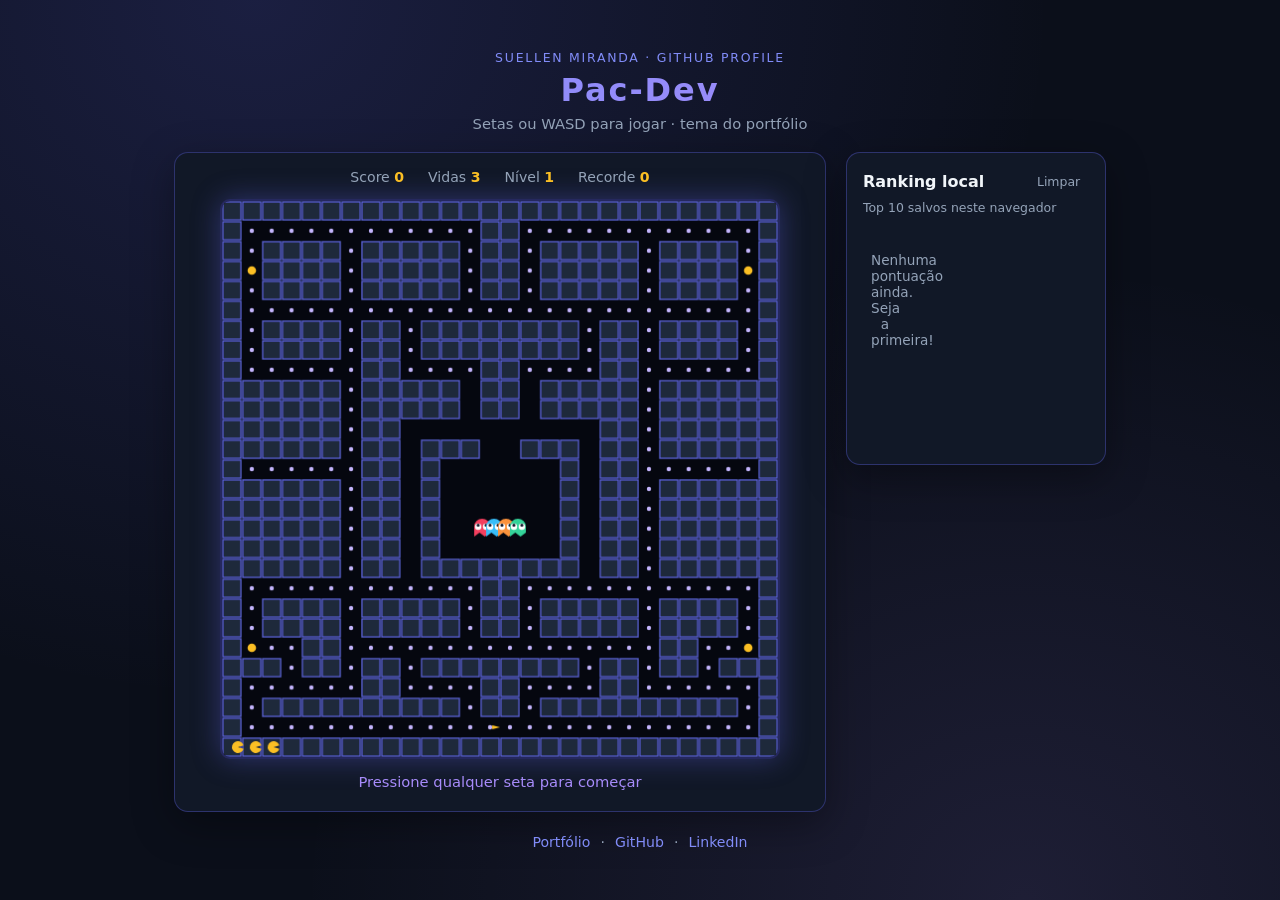
<file: docs/index.html>
<!DOCTYPE html>
<html lang="pt-BR">
<head>
  <meta charset="UTF-8" />
  <meta name="viewport" content="width=device-width, initial-scale=1.0" />
  <title>Suellen Miranda · GitHub Pages</title>
  <meta http-equiv="refresh" content="0; url=pacman/" />
  <style>
    body {
      margin: 0;
      min-height: 100vh;
      display: grid;
      place-items: center;
      font-family: system-ui, sans-serif;
      background: #0b0f1a;
      color: #94a3b8;
    }
    a { color: #818cf8; }
  </style>
</head>
<body>
  <p>Redirecionando para <a href="pacman/">Pac-Dev</a>...</p>
</body>
</html>
</file>
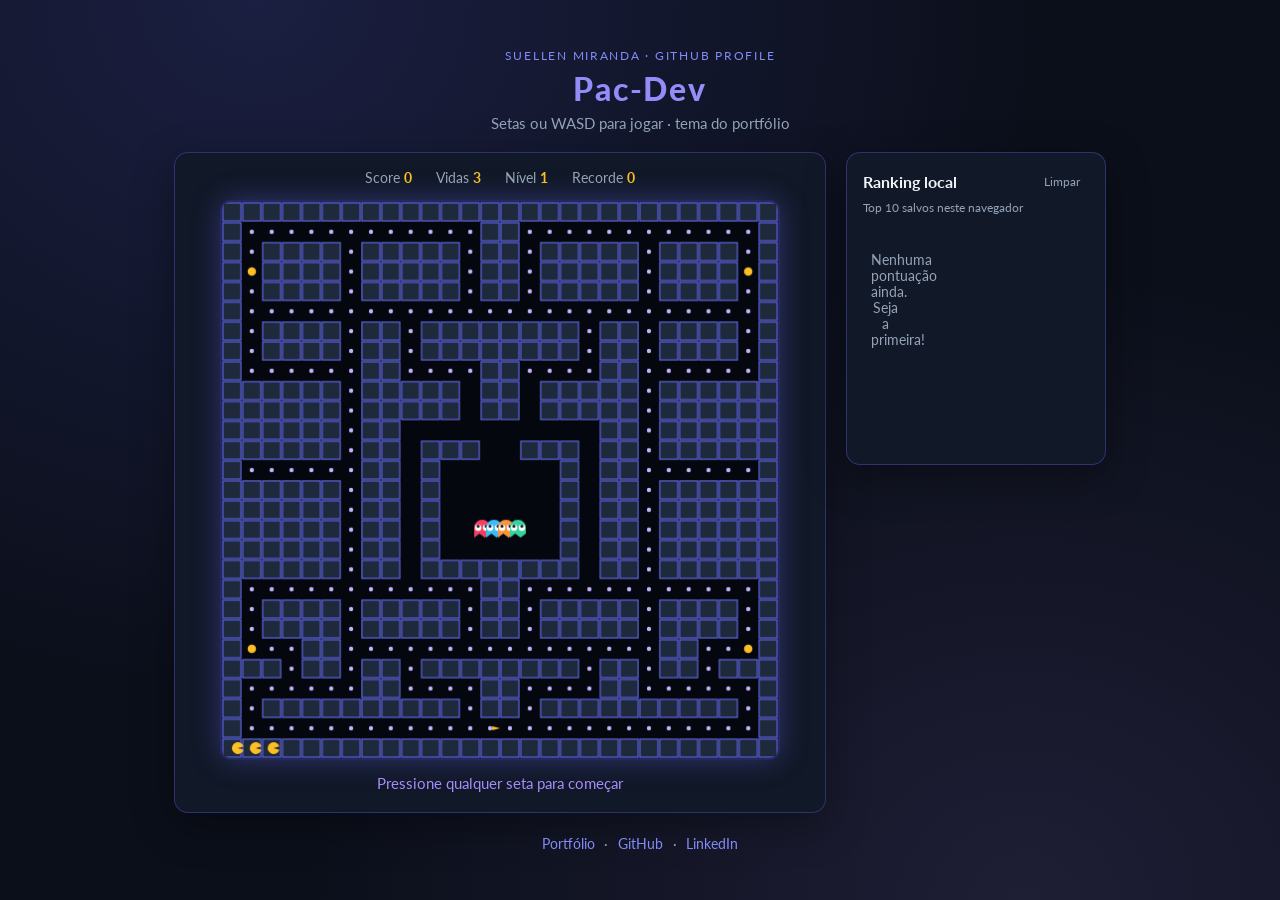
<file: docs/pacman/index.html>
<!DOCTYPE html>
<html lang="pt-BR">
<head>
  <meta charset="UTF-8" />
  <meta name="viewport" content="width=device-width, initial-scale=1.0, user-scalable=no" />
  <title>Pac-Dev · Suellen Miranda</title>
  <link rel="preconnect" href="https://fonts.googleapis.com" />
  <link rel="preconnect" href="https://fonts.gstatic.com" crossorigin />
  <link href="https://fonts.googleapis.com/css2?family=Lato:wght@400;700;900&display=swap" rel="stylesheet" />
  <link rel="stylesheet" href="style.css" />
</head>
<body>
  <div class="wrap">
    <header>
      <p class="eyebrow">Suellen Miranda · GitHub Profile</p>
      <h1>Pac-Dev</h1>
      <p class="subtitle">Setas ou WASD para jogar · tema do portfólio</p>
    </header>

    <div class="layout">
      <section class="game-panel">
        <div class="hud">
          <span>Score <strong id="score">0</strong></span>
          <span>Vidas <strong id="lives">3</strong></span>
          <span>Nível <strong id="level">1</strong></span>
          <span>Recorde <strong id="best">0</strong></span>
        </div>

        <canvas id="game" width="560" height="560" aria-label="Jogo Pac-Dev"></canvas>

        <p id="status" class="status">Pressione qualquer seta para começar</p>

        <div class="controls-mobile" aria-hidden="true">
          <button type="button" data-dir="up">▲</button>
          <div class="controls-row">
            <button type="button" data-dir="left">◀</button>
            <button type="button" data-dir="down">▼</button>
            <button type="button" data-dir="right">▶</button>
          </div>
        </div>
      </section>

      <aside class="leaderboard-panel">
        <div class="panel-head">
          <h2>Ranking local</h2>
          <button type="button" id="clear-scores" class="btn-ghost" title="Limpar ranking">Limpar</button>
        </div>
        <p class="panel-hint">Top 10 salvos neste navegador</p>
        <ol id="leaderboard" class="leaderboard"></ol>

        <form id="name-form" class="name-form hidden">
          <label for="player-name">Seu nome no ranking</label>
          <div class="name-row">
            <input id="player-name" type="text" maxlength="16" placeholder="Ex: Suh" autocomplete="nickname" />
            <button type="submit" class="btn-primary">Salvar</button>
          </div>
        </form>
      </aside>
    </div>

    <footer>
      <a href="https://suellenmiranda.github.io/Portifolio/">Portfólio</a>
      <span>·</span>
      <a href="https://github.com/SuellenMiranda">GitHub</a>
      <span>·</span>
      <a href="https://linkedin.com/in/suellenmiranda">LinkedIn</a>
    </footer>
  </div>
  <script src="game.js"></script>
</body>
</html>
</file>
<file: docs/pacman/style.css>
:root {
  --bg-deep: #0b0f1a;
  --bg-card: #111827;
  --bg-elevated: #1e293b;
  --primary: #6366f1;
  --primary-light: #818cf8;
  --primary-glow: rgba(99, 102, 241, 0.35);
  --accent: #a78bfa;
  --text: #f1f5f9;
  --text-muted: #94a3b8;
  --pac-yellow: #fbbf24;
  --dot: #c4b5fd;
  --danger: #f43f5e;
  --success: #34d399;
  --border: rgba(99, 102, 241, 0.35);
}

* {
  box-sizing: border-box;
  margin: 0;
  padding: 0;
}

body {
  min-height: 100vh;
  display: flex;
  align-items: center;
  justify-content: center;
  background:
    radial-gradient(ellipse at 20% 0%, rgba(99, 102, 241, 0.18) 0%, transparent 55%),
    radial-gradient(ellipse at 80% 100%, rgba(167, 139, 250, 0.12) 0%, transparent 50%),
    var(--bg-deep);
  color: var(--text);
  font-family: "Lato", "Segoe UI", system-ui, sans-serif;
}

.wrap {
  width: min(980px, 100%);
  padding: 1.5rem;
}

header {
  text-align: center;
  margin-bottom: 1.25rem;
}

.eyebrow {
  font-size: 0.78rem;
  letter-spacing: 0.14em;
  text-transform: uppercase;
  color: var(--primary-light);
  margin-bottom: 0.35rem;
}

header h1 {
  font-size: 2rem;
  font-weight: 900;
  letter-spacing: 0.06em;
  background: linear-gradient(135deg, var(--primary-light), var(--accent));
  -webkit-background-clip: text;
  background-clip: text;
  color: transparent;
}

.subtitle {
  margin-top: 0.4rem;
  font-size: 0.92rem;
  color: var(--text-muted);
}

.layout {
  display: grid;
  grid-template-columns: 1fr 260px;
  gap: 1.25rem;
  align-items: start;
}

.game-panel,
.leaderboard-panel {
  background: var(--bg-card);
  border: 1px solid var(--border);
  border-radius: 14px;
  padding: 1rem;
  box-shadow: 0 12px 40px rgba(0, 0, 0, 0.35);
}

.hud {
  display: flex;
  flex-wrap: wrap;
  justify-content: center;
  gap: 1rem 1.5rem;
  margin-bottom: 0.85rem;
  font-size: 0.88rem;
  color: var(--text-muted);
}

.hud strong {
  color: var(--pac-yellow);
  font-weight: 700;
}

#game {
  display: block;
  width: 100%;
  max-width: 560px;
  margin: 0 auto;
  border: 2px solid var(--border);
  border-radius: 10px;
  background: #05070f;
  box-shadow: 0 0 28px var(--primary-glow);
}

.status {
  margin-top: 0.85rem;
  min-height: 1.4rem;
  text-align: center;
  font-size: 0.92rem;
  color: var(--accent);
}

.panel-head {
  display: flex;
  align-items: center;
  justify-content: space-between;
  gap: 0.5rem;
  margin-bottom: 0.35rem;
}

.panel-head h2 {
  font-size: 1rem;
  font-weight: 700;
  color: var(--text);
}

.panel-hint {
  font-size: 0.78rem;
  color: var(--text-muted);
  margin-bottom: 0.85rem;
}

.leaderboard {
  list-style: none;
  display: flex;
  flex-direction: column;
  gap: 0.45rem;
  min-height: 220px;
}

.leaderboard li {
  display: grid;
  grid-template-columns: 28px 1fr auto;
  align-items: center;
  gap: 0.5rem;
  padding: 0.5rem 0.6rem;
  border-radius: 8px;
  background: var(--bg-elevated);
  font-size: 0.85rem;
}

.leaderboard li.is-new {
  outline: 1px solid var(--success);
  background: rgba(52, 211, 153, 0.08);
}

.leaderboard .rank {
  color: var(--primary-light);
  font-weight: 700;
  text-align: center;
}

.leaderboard .name {
  overflow: hidden;
  text-overflow: ellipsis;
  white-space: nowrap;
}

.leaderboard .pts {
  color: var(--pac-yellow);
  font-weight: 700;
}

.leaderboard .empty {
  grid-column: 1 / -1;
  text-align: center;
  color: var(--text-muted);
  background: transparent;
  padding: 1.5rem 0.5rem;
}

.name-form {
  margin-top: 1rem;
  padding-top: 1rem;
  border-top: 1px solid var(--border);
}

.name-form.hidden {
  display: none;
}

.name-form label {
  display: block;
  font-size: 0.82rem;
  color: var(--text-muted);
  margin-bottom: 0.45rem;
}

.name-row {
  display: flex;
  gap: 0.5rem;
}

.name-row input {
  flex: 1;
  min-width: 0;
  padding: 0.55rem 0.7rem;
  border-radius: 8px;
  border: 1px solid var(--border);
  background: var(--bg-deep);
  color: var(--text);
  font: inherit;
}

.name-row input:focus {
  outline: 2px solid var(--primary);
  outline-offset: 1px;
}

.btn-primary,
.btn-ghost {
  border: none;
  border-radius: 8px;
  font: inherit;
  cursor: pointer;
  transition: background 0.15s ease, color 0.15s ease;
}

.btn-primary {
  padding: 0.55rem 0.9rem;
  background: var(--primary);
  color: #fff;
  font-weight: 700;
}

.btn-primary:hover {
  background: var(--primary-light);
}

.btn-ghost {
  padding: 0.3rem 0.55rem;
  background: transparent;
  color: var(--text-muted);
  font-size: 0.78rem;
}

.btn-ghost:hover {
  color: var(--danger);
}

.controls-mobile {
  display: none;
  margin-top: 1rem;
  gap: 0.4rem;
  flex-direction: column;
  align-items: center;
}

.controls-row {
  display: flex;
  gap: 0.4rem;
}

.controls-mobile button {
  width: 52px;
  height: 52px;
  border: 1px solid var(--border);
  border-radius: 10px;
  background: var(--bg-elevated);
  color: var(--primary-light);
  font-size: 1.2rem;
  cursor: pointer;
}

.controls-mobile button:active {
  background: var(--primary);
  color: #fff;
}

footer {
  margin-top: 1.35rem;
  text-align: center;
  font-size: 0.88rem;
}

footer a {
  color: var(--primary-light);
  text-decoration: none;
}

footer a:hover {
  text-decoration: underline;
}

footer span {
  color: var(--text-muted);
  margin: 0 0.35rem;
}

@media (max-width: 860px) {
  .layout {
    grid-template-columns: 1fr;
  }

  .leaderboard {
    min-height: auto;
  }
}

@media (max-width: 600px), (hover: none) {
  .controls-mobile {
    display: flex;
  }
}
</file>
